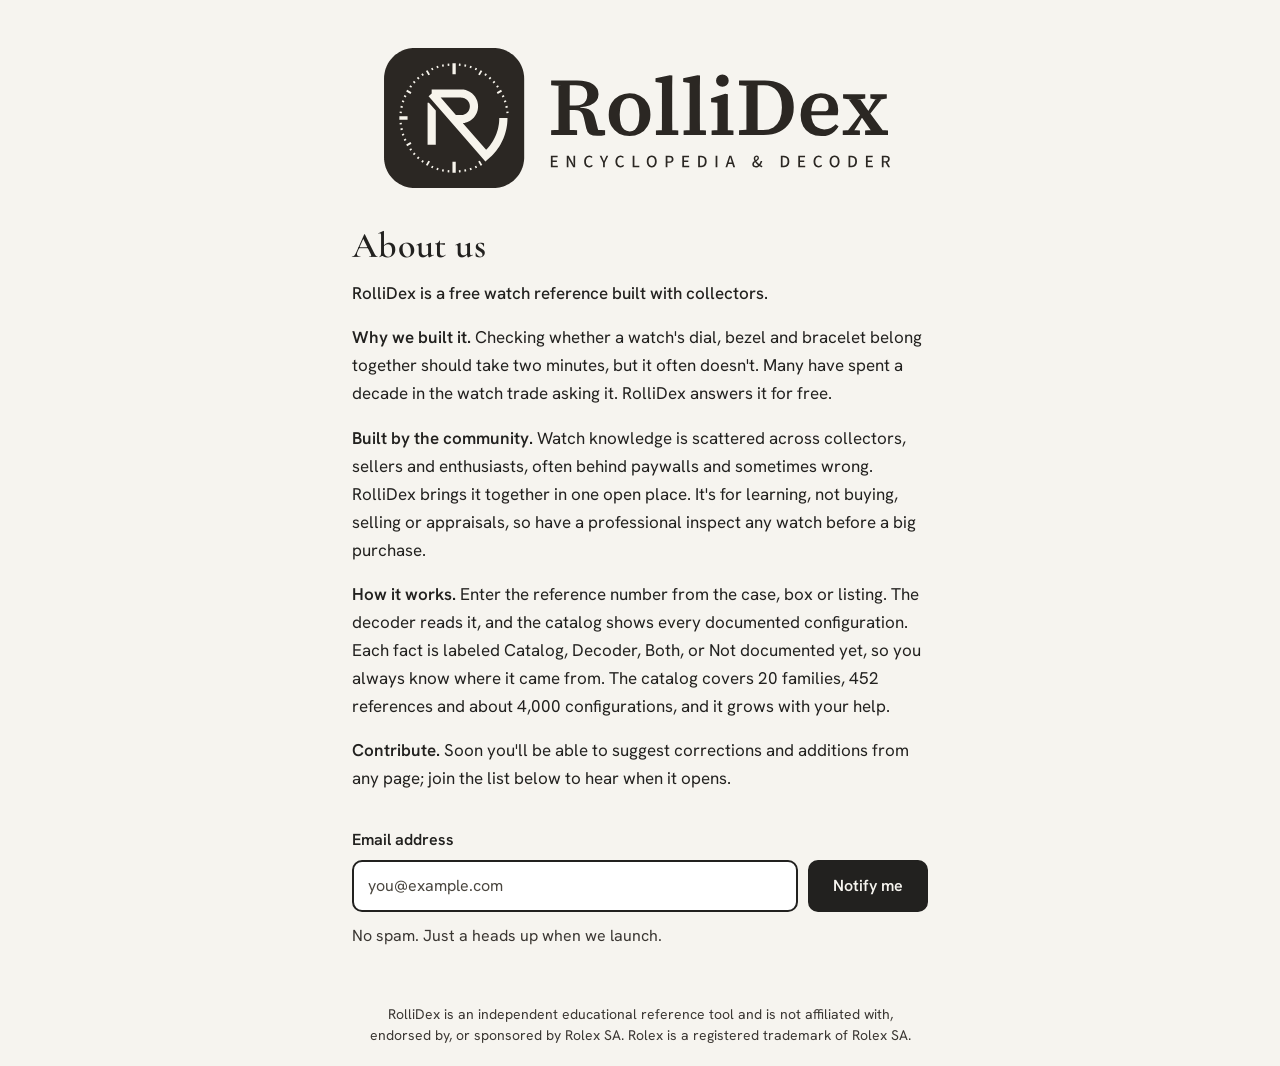
<file: index.html>
<!DOCTYPE html>
<html lang="en">
<head>
  <meta charset="UTF-8">
  <meta name="viewport" content="width=device-width, initial-scale=1.0">
  <title>RolliDex — Watch Encyclopedia &amp; Reference Decoder</title>
  <meta name="description" content="RolliDex is a free watch encyclopedia and reference decoder. Every digit tells you something. Coming soon.">
  <link rel="canonical" href="https://rollidex.com/">
  <meta name="theme-color" content="#22211F">
  <meta name="color-scheme" content="light">

  <link rel="icon" href="/brand/favicon.svg" type="image/svg+xml">
  <link rel="icon" href="/brand/favicon-32.png" type="image/png" sizes="32x32">
  <link rel="icon" href="/brand/favicon-16.png" type="image/png" sizes="16x16">
  <link rel="icon" href="/favicon.ico" sizes="16x16 32x32">
  <link rel="apple-touch-icon" href="/brand/apple-touch-icon.png" sizes="180x180">
  <link rel="manifest" href="/site.webmanifest">

  <meta property="og:type" content="website">
  <meta property="og:site_name" content="RolliDex">
  <meta property="og:title" content="RolliDex — Watch Encyclopedia &amp; Reference Decoder">
  <meta property="og:description" content="RolliDex is a free watch encyclopedia and reference decoder. Every digit tells you something. Coming soon.">
  <meta property="og:url" content="https://rollidex.com/">
  <meta property="og:image" content="https://rollidex.com/brand/og-image.png">
  <meta property="og:image:secure_url" content="https://rollidex.com/brand/og-image.png">
  <meta property="og:image:type" content="image/png">
  <meta property="og:image:width" content="1200">
  <meta property="og:image:height" content="630">
  <meta property="og:image:alt" content="RolliDex logo: Encyclopedia &amp; Decoder">
  <meta property="og:image" content="https://rollidex.com/brand/og-image-square.png">
  <meta property="og:image:type" content="image/png">
  <meta property="og:image:width" content="1200">
  <meta property="og:image:height" content="1200">
  <meta property="og:image:alt" content="RolliDex logo: Encyclopedia &amp; Decoder">

  <meta name="twitter:card" content="summary_large_image">
  <meta name="twitter:title" content="RolliDex — Watch Encyclopedia &amp; Reference Decoder">
  <meta name="twitter:description" content="RolliDex is a free watch encyclopedia and reference decoder. Every digit tells you something. Coming soon.">
  <meta name="twitter:image" content="https://rollidex.com/brand/og-image.png">
  <meta name="twitter:image:alt" content="RolliDex logo: Encyclopedia &amp; Decoder">

  <script type="application/ld+json">
  {
    "@context": "https://schema.org",
    "@graph": [
      {
        "@type": "Organization",
        "name": "RolliDex",
        "url": "https://rollidex.com/",
        "logo": "https://rollidex.com/brand/icon-512.png"
      },
      {
        "@type": "WebSite",
        "name": "RolliDex",
        "url": "https://rollidex.com/",
        "logo": "https://rollidex.com/brand/icon-512.png"
      }
    ]
  }
  </script>

  <style>
    @font-face {
      font-family: "Cormorant Garamond";
      font-style: normal;
      font-weight: 600;
      font-display: swap;
      src: url("/fonts/cormorant-garamond-latin-600-normal.woff2") format("woff2");
      unicode-range: U+0000-00FF, U+0131, U+0152-0153, U+02BB-02BC, U+02C6, U+02DA, U+02DC, U+0304, U+0308, U+0329, U+2000-206F, U+20AC, U+2122, U+2191, U+2193, U+2212, U+2215, U+FEFF, U+FFFD;
    }

    @font-face {
      font-family: "Cormorant Garamond";
      font-style: normal;
      font-weight: 700;
      font-display: swap;
      src: url("/fonts/cormorant-garamond-latin-700-normal.woff2") format("woff2");
      unicode-range: U+0000-00FF, U+0131, U+0152-0153, U+02BB-02BC, U+02C6, U+02DA, U+02DC, U+0304, U+0308, U+0329, U+2000-206F, U+20AC, U+2122, U+2191, U+2193, U+2212, U+2215, U+FEFF, U+FFFD;
    }

    @font-face {
      font-family: "Hanken Grotesk";
      font-style: normal;
      font-weight: 400;
      font-display: swap;
      src: url("/fonts/hanken-grotesk-latin-400-normal.woff2") format("woff2");
      unicode-range: U+0000-00FF, U+0131, U+0152-0153, U+02BB-02BC, U+02C6, U+02DA, U+02DC, U+0304, U+0308, U+0329, U+2000-206F, U+20AC, U+2122, U+2191, U+2193, U+2212, U+2215, U+FEFF, U+FFFD;
    }

    @font-face {
      font-family: "Hanken Grotesk";
      font-style: normal;
      font-weight: 500;
      font-display: swap;
      src: url("/fonts/hanken-grotesk-latin-500-normal.woff2") format("woff2");
      unicode-range: U+0000-00FF, U+0131, U+0152-0153, U+02BB-02BC, U+02C6, U+02DA, U+02DC, U+0304, U+0308, U+0329, U+2000-206F, U+20AC, U+2122, U+2191, U+2193, U+2212, U+2215, U+FEFF, U+FFFD;
    }

    @font-face {
      font-family: "Hanken Grotesk";
      font-style: normal;
      font-weight: 600;
      font-display: swap;
      src: url("/fonts/hanken-grotesk-latin-600-normal.woff2") format("woff2");
      unicode-range: U+0000-00FF, U+0131, U+0152-0153, U+02BB-02BC, U+02C6, U+02DA, U+02DC, U+0304, U+0308, U+0329, U+2000-206F, U+20AC, U+2122, U+2191, U+2193, U+2212, U+2215, U+FEFF, U+FFFD;
    }

    *, *::before, *::after { box-sizing: border-box; }

    :root {
      color-scheme: light;
      --paper: #F6F4EF;
      --ink: #22211F;
      --ink-soft: #3A3632;
      --placeholder: #4A463F;
      --danger: #7A1F1F;
      --field: #FFFFFF;
      --serif: "Cormorant Garamond", Georgia, "Iowan Old Style", "Palatino Linotype", Palatino, serif;
      --sans: "Hanken Grotesk", system-ui, -apple-system, "Segoe UI", Roboto, "Helvetica Neue", Arial, sans-serif;
    }

    html { background: var(--paper); }

    body {
      margin: 0;
      min-height: 100vh;
      min-height: 100dvh;
      display: flex;
      flex-direction: column;
      background: var(--paper);
      color: var(--ink);
      font-family: var(--sans);
      font-size: 1rem;
      line-height: 1.5;
    }

    .skip-link {
      position: absolute;
      left: 1.25rem;
      top: 0.5rem;
      z-index: 100;
      padding: 0.625rem 0.875rem;
      min-height: 2.75rem;
      background: var(--field);
      color: var(--ink);
      border: 2px solid var(--ink);
      border-radius: 0.625rem;
      font-size: 1rem;
      font-weight: 600;
      text-decoration: none;
      transform: translateY(-200%);
    }

    .skip-link:focus {
      transform: translateY(0);
    }

    .page {
      flex: 1 0 auto;
      display: flex;
      flex-direction: column;
      align-items: center;
      width: 100%;
      padding: 3rem 1.25rem 2.5rem;
      text-align: center;
    }

    h1 {
      width: min(32rem, 100%);
      margin: 0 0 2.25rem;
      font-family: var(--serif);
      font-size: clamp(2rem, 8vw, 3rem);
      font-weight: 600;
      line-height: 1.1;
      letter-spacing: 0.01em;
      color: var(--ink);
    }

    .logo {
      display: block;
      width: 100%;
      height: auto;
    }

    .about {
      width: min(36rem, 100%);
      margin: 0 0 2.25rem;
      text-align: left;
    }

    .about h2 {
      margin: 0 0 0.75rem;
      font-family: var(--serif);
      font-size: clamp(1.75rem, 5vw, 2.25rem);
      font-weight: 600;
      line-height: 1.2;
      letter-spacing: 0.01em;
      color: var(--ink);
    }

    .lede {
      margin: 0 0 1.25rem;
      font-size: 1.125rem;
      font-weight: 500;
      line-height: 1.5;
    }

    .about p {
      margin: 0 0 1rem;
      font-size: 1.0625rem;
      line-height: 1.65;
      color: var(--ink);
    }

    .about p:last-child { margin-bottom: 0; }

    .about p strong {
      font-weight: 600;
    }

    .form-wrap {
      width: min(36rem, 100%);
      text-align: left;
    }

    .email-label {
      display: block;
      margin: 0 0 0.5rem;
      font-size: 1rem;
      font-weight: 600;
      line-height: 1.5;
    }

    .email-row {
      display: flex;
      gap: 0.625rem;
      align-items: stretch;
    }

    .email-input {
      flex: 1 1 auto;
      width: 100%;
      min-width: 0;
      min-height: 3rem;
      padding: 0.75rem 0.875rem;
      font: inherit;
      color: var(--ink);
      background: var(--field);
      border: 2px solid var(--ink);
      border-radius: 0.625rem;
    }

    .email-input::placeholder {
      color: var(--placeholder);
      opacity: 1;
    }

    .email-input:-webkit-autofill {
      -webkit-text-fill-color: var(--ink);
      box-shadow: 0 0 0 1000px var(--field) inset;
    }

    .submit-btn {
      flex: 0 0 auto;
      min-height: 3rem;
      min-width: 7.5rem;
      padding: 0.75rem 1.25rem;
      font: inherit;
      font-weight: 600;
      color: var(--paper);
      background: var(--ink);
      border: 2px solid var(--ink);
      border-radius: 0.625rem;
      cursor: pointer;
    }

    .submit-btn:hover:not(:disabled) {
      background: #3A3834;
      border-color: #3A3834;
    }

    .submit-btn:disabled {
      background: var(--placeholder);
      border-color: var(--placeholder);
      color: var(--paper);
      cursor: default;
    }

    :focus-visible {
      outline: 3px solid var(--ink);
      outline-offset: 3px;
    }

    .form-hint {
      margin: 0.75rem 0 0;
      font-size: 1rem;
      line-height: 1.5;
      color: var(--ink-soft);
    }

    .form-error {
      margin: 0.5rem 0 0;
      font-size: 1rem;
      line-height: 1.5;
      color: var(--danger);
    }

    .form-error:empty { display: none; }

    .success-state {
      margin: 0;
      text-align: center;
      font-size: 1.125rem;
      line-height: 1.5;
      color: var(--ink);
    }

    .footer {
      flex: 0 0 auto;
      padding: 1rem 1.25rem 1.25rem;
      text-align: center;
    }

    .footer p {
      max-width: 40rem;
      margin: 0 auto;
      font-size: 0.875rem;
      line-height: 1.5;
      color: var(--ink-soft);
      text-wrap: balance;
    }

    @keyframes inputShake {
      0%, 100% { transform: translateX(0); }
      20% { transform: translateX(-6px); }
      40% { transform: translateX(6px); }
      60% { transform: translateX(-4px); }
      80% { transform: translateX(4px); }
    }

    .shake { animation: inputShake 420ms ease; }

    @media (max-width: 36rem) {
      .email-row { flex-direction: column; }
      .submit-btn { width: 100%; }
    }

    @media (prefers-reduced-motion: reduce) {
      .shake { animation: none; }
      .skip-link { transition: none; }
    }

    @media (forced-colors: active) {
      .email-input,
      .submit-btn,
      .skip-link {
        border: 2px solid CanvasText;
      }
    }
  </style>
</head>
<body>

  <a class="skip-link" href="#notifyForm">Skip to email signup</a>

  <main class="page" id="main">
    <h1><img class="logo" src="/brand/lockup-horizontal.svg" width="1870" height="512" alt="RolliDex"></h1>

    <article class="about" aria-labelledby="aboutHeading">
      <h2 id="aboutHeading">About us</h2>
      <p class="lede">RolliDex is a free watch reference built with collectors.</p>
      <p><strong>Why we built it.</strong> Checking whether a watch's dial, bezel and bracelet belong together should take two minutes, but it often doesn't. Many have spent a decade in the watch trade asking it. RolliDex answers it for free.</p>
      <p><strong>Built by the community.</strong> Watch knowledge is scattered across collectors, sellers and enthusiasts, often behind paywalls and sometimes wrong. RolliDex brings it together in one open place. It's for learning, not buying, selling or appraisals, so have a professional inspect any watch before a big purchase.</p>
      <p><strong>How it works.</strong> Enter the reference number from the case, box or listing. The decoder reads it, and the catalog shows every documented configuration. Each fact is labeled Catalog, Decoder, Both, or Not documented yet, so you always know where it came from. The catalog covers 20 families, 452 references and about 4,000 configurations, and it grows with your help.</p>
      <p><strong>Contribute.</strong> Soon you'll be able to suggest corrections and additions from any page; join the list below to hear when it opens.</p>
    </article>

    <form id="notifyForm" class="form-wrap" novalidate>
      <div id="formContainer">
        <label class="email-label" for="emailInput">Email address</label>
        <div class="email-row">
          <input
            class="email-input"
            id="emailInput"
            name="email"
            type="email"
            placeholder="you@example.com"
            autocomplete="email"
            autocapitalize="none"
            spellcheck="false"
            inputmode="email"
            aria-describedby="formHint"
            aria-invalid="false"
            required
          >
          <button class="submit-btn" id="submitBtn" type="submit">Notify me</button>
        </div>
        <p class="form-hint" id="formHint">No spam. Just a heads up when we launch.</p>
        <p class="form-error" id="formError" role="alert"></p>
      </div>

      <p class="success-state" id="successState" role="status" tabindex="-1" hidden>You're on the list. We'll be in touch.</p>

      <noscript>
        <p class="form-hint">JavaScript is turned off, so this form cannot send your email address.</p>
      </noscript>
    </form>
  </main>

  <footer class="footer">
    <p>RolliDex is an independent educational reference tool and is not affiliated with, endorsed by, or sponsored by Rolex SA. Rolex is a registered trademark of Rolex SA.</p>
  </footer>

  <script>
    const SCRIPT_URL = "https://script.google.com/macros/s/AKfycbzuUazCdFPzCO2oBmnnH6W6SEFJnHz77QxGHFlxvRTwa5MUE4AjGriB-cvIvgXhn-U/exec";

    const form = document.getElementById("notifyForm");
    const emailInput = document.getElementById("emailInput");
    const submitBtn = document.getElementById("submitBtn");
    const formError = document.getElementById("formError");
    const formContainer = document.getElementById("formContainer");
    const successState = document.getElementById("successState");

    function showError(msg) {
      formError.textContent = msg;
      emailInput.setAttribute("aria-invalid", "true");
      emailInput.setAttribute("aria-describedby", "formHint formError");
    }

    function clearError() {
      formError.textContent = "";
      emailInput.setAttribute("aria-invalid", "false");
      emailInput.setAttribute("aria-describedby", "formHint");
    }

    function showSuccess() {
      formContainer.hidden = true;
      successState.hidden = false;
      successState.focus();
    }

    function validateEmail(val) {
      return /^[^\s@]+@[^\s@]+\.[^\s@]+$/.test(val.trim());
    }

    form.addEventListener("submit", (event) => {
      event.preventDefault();
      const val = emailInput.value.trim();
      clearError();

      if (!val) {
        emailInput.classList.remove("shake");
        void emailInput.offsetWidth;
        emailInput.classList.add("shake");
        emailInput.addEventListener("animationend", () => {
          emailInput.classList.remove("shake");
        }, { once: true });
        showError("Please enter your email address.");
        emailInput.focus();
        return;
      }

      if (!validateEmail(val)) {
        emailInput.classList.remove("shake");
        void emailInput.offsetWidth;
        emailInput.classList.add("shake");
        emailInput.addEventListener("animationend", () => {
          emailInput.classList.remove("shake");
        }, { once: true });
        showError("Please enter a valid email address.");
        emailInput.focus();
        return;
      }

      submitBtn.disabled = true;
      submitBtn.textContent = "Sending…";

      fetch(SCRIPT_URL, {
        method: "POST",
        mode: "no-cors",
        headers: { "Content-Type": "application/json" },
        body: JSON.stringify({
          email: val,
          source: "rollidex.com",
          timestamp: new Date().toISOString()
        })
      })
      .then(() => showSuccess())
      .catch(() => {
        submitBtn.disabled = false;
        submitBtn.textContent = "Notify me";
        showError("Something went wrong — try again in a moment.");
      });
    });
  </script>

</body>
</html>
</file>
